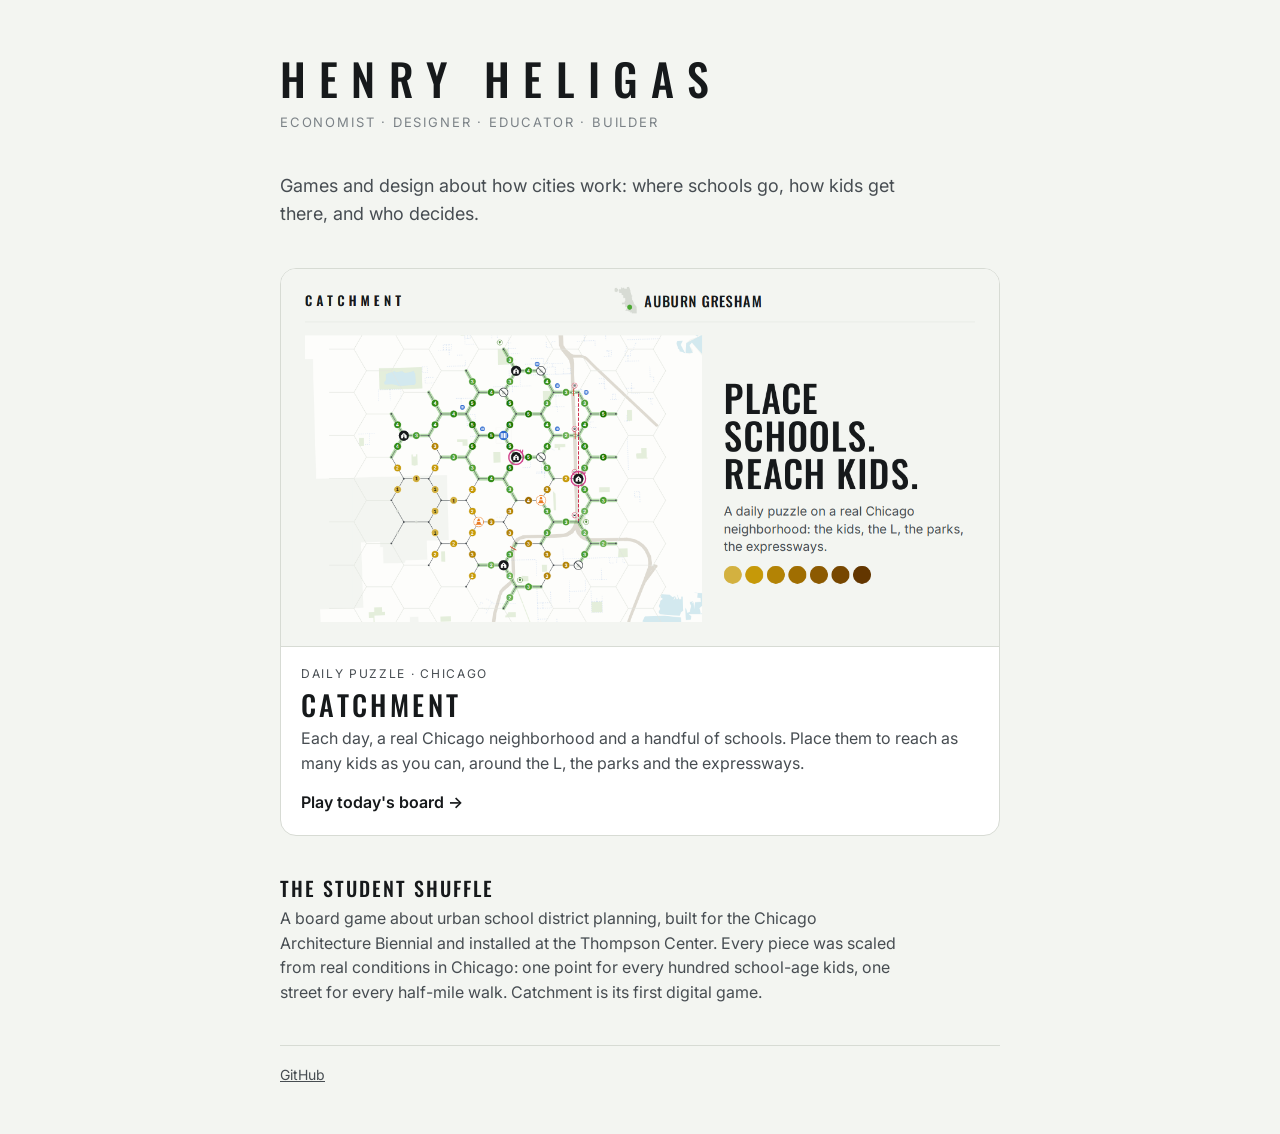
<file: index.html>
<!doctype html>
<html lang="en">
<head>
<meta charset="utf-8">
<meta name="viewport" content="width=device-width, initial-scale=1, viewport-fit=cover">
<title>Henry Heligas</title>
<meta name="description" content="Games and design about how cities work, by Henry Heligas.">
<link rel="icon" href="catchment/favicon.svg" type="image/svg+xml">
<meta property="og:title" content="Henry Heligas">
<meta property="og:description" content="Games and design about how cities work.">
<meta property="og:image" content="https://henryheligas.us/catchment/og.png">
<link rel="preconnect" href="https://fonts.googleapis.com">
<link rel="preconnect" href="https://fonts.gstatic.com" crossorigin>
<link rel="stylesheet" href="https://fonts.googleapis.com/css2?family=Inter:wght@400;500;600&family=Oswald:wght@500&display=swap">
<style>
/* Layout: a single quiet column; one featured project card. Same palette and
   type as Catchment, so the site and the game read as one body of work. */
:root {
  --paper: #f3f5f1; --panel: #ffffff; --ink: #16191b; --ink-2: #474d52; --muted: #7b8287; --rule: #d7dbd4; --accent: #4aa832;
  --font-display: "Oswald", "Arial Narrow", "Roboto Condensed", sans-serif;
  --font-ui: "Inter", system-ui, -apple-system, "Segoe UI", Roboto, sans-serif;
}
@media (prefers-color-scheme: dark) {
  :root { --paper: #111416; --panel: #181c1f; --ink: #eceeeb; --ink-2: #b4babe; --muted: #878e93; --rule: #2c3135; --accent: #5cc041; color-scheme: dark; }
}
* { box-sizing: border-box; }
body { margin: 0; background: var(--paper); color: var(--ink); font: 16px/1.55 var(--font-ui); -webkit-font-smoothing: antialiased; }
main {
  max-width: 760px; margin: 0 auto;
  padding-left: max(20px, env(safe-area-inset-left, 0px)); padding-right: max(20px, env(safe-area-inset-right, 0px));
  padding-block: 56px 48px; display: grid; gap: 40px;
}
h1 { margin: 0; font: 500 clamp(30px, 6vw, 44px)/1.05 var(--font-display); letter-spacing: .3em; text-transform: uppercase; }
.roles { margin: 10px 0 0; color: var(--muted); font-size: 13px; letter-spacing: .14em; text-transform: uppercase; }
.intro { margin: 0; max-width: 60ch; font-size: 18px; color: var(--ink-2); }
.card {
  display: grid; text-decoration: none; color: inherit; background: var(--panel);
  border: 1px solid var(--rule); border-radius: 16px; overflow: hidden;
  transition: transform .15s ease, box-shadow .15s ease;
}
.card:hover { transform: translateY(-2px); box-shadow: 0 12px 30px rgba(0,0,0,.08); }
.card:focus-visible { outline: 2px solid var(--accent); outline-offset: 3px; }
.card img { width: 100%; height: auto; display: block; border-bottom: 1px solid var(--rule); }
.card-body { padding: 18px 20px 20px; display: grid; gap: 6px; }
.eyebrow { margin: 0; font-size: 12px; letter-spacing: .14em; text-transform: uppercase; color: var(--muted); }
h2 { margin: 0; font: 500 28px/1.1 var(--font-display); letter-spacing: .12em; text-transform: uppercase; }
.card p { margin: 0; color: var(--ink-2); }
.play { margin-top: 8px; font-weight: 600; color: var(--ink); }
.play::after { content: " \2192"; }
section h3 { margin: 0 0 6px; font: 500 20px/1.2 var(--font-display); letter-spacing: .1em; text-transform: uppercase; }
section p { margin: 0; color: var(--ink-2); max-width: 62ch; }
footer { border-top: 1px solid var(--rule); padding-top: 18px; font-size: 14px; color: var(--muted); display: flex; gap: 18px; flex-wrap: wrap; }
footer a { color: var(--ink-2); }
@media (prefers-reduced-motion: reduce) { .card { transition: none; } .card:hover { transform: none; } }
</style>
</head>
<body>
<main>
  <header>
    <h1>Henry Heligas</h1>
    <p class="roles">Economist · Designer · Educator · Builder</p>
  </header>

  <p class="intro">Games and design about how cities work: where schools go, how kids get there, and who decides.</p>

  <a class="card" href="catchment/">
    <img src="catchment/og.png" width="1200" height="630" alt="A Catchment board: a hex grid of Chicago streets with schools placed and the kids they reach shown in green.">
    <div class="card-body">
      <p class="eyebrow">Daily puzzle · Chicago</p>
      <h2>Catchment</h2>
      <p>Each day, a real Chicago neighborhood and a handful of schools. Place them to reach as many kids as you can, around the L, the parks and the expressways.</p>
      <span class="play">Play today's board</span>
    </div>
  </a>

  <section>
    <h3>The Student Shuffle</h3>
    <p>A board game about urban school district planning, built for the Chicago Architecture Biennial and installed at the Thompson Center. Every piece was scaled from real conditions in Chicago: one point for every hundred school-age kids, one street for every half-mile walk. Catchment is its first digital game.</p>
  </section>

  <footer>
    <a href="https://github.com/henry-heligas">GitHub</a>
  </footer>
</main>
</body>
</html>
</file>
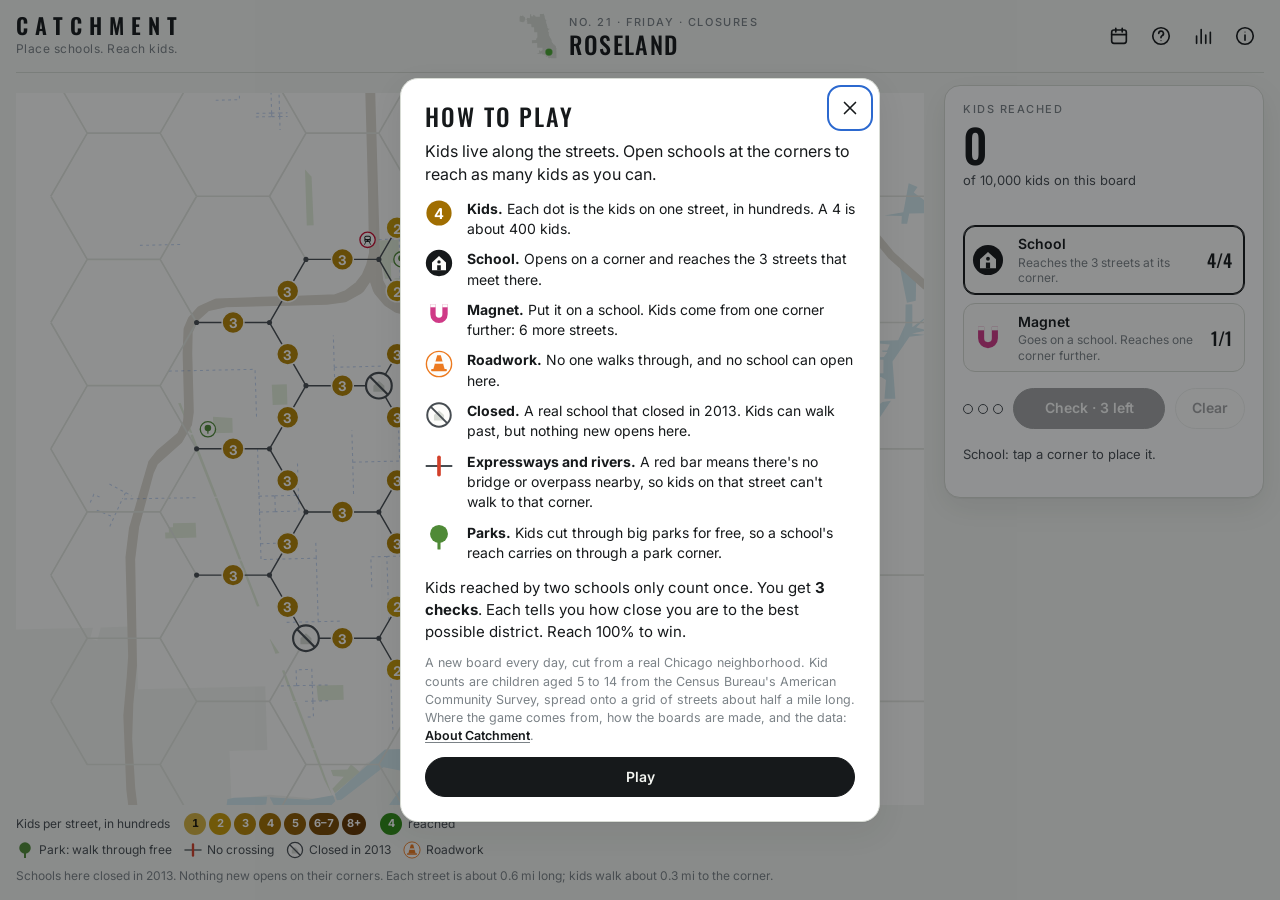
<file: catchment/index.html>
<!doctype html>
<html lang="en">
<head>
<meta charset="utf-8">
<meta name="viewport" content="width=device-width, initial-scale=1, viewport-fit=cover">
<title>Catchment</title>
<meta name="description" content="A daily puzzle from Chicago: place schools on a real neighborhood to reach as many kids as you can.">
<link rel="canonical" href="https://henryheligas.us/catchment/">
<link rel="icon" href="favicon.svg" type="image/svg+xml">
<link rel="apple-touch-icon" href="apple-touch-icon.png">
<meta name="theme-color" content="#f3f5f1" media="(prefers-color-scheme: light)">
<meta name="theme-color" content="#111416" media="(prefers-color-scheme: dark)">
<meta property="og:type" content="website">
<meta property="og:site_name" content="Henry Heligas">
<meta property="og:title" content="Catchment">
<meta property="og:description" content="A daily puzzle from Chicago: place schools on a real neighborhood to reach as many kids as you can.">
<meta property="og:url" content="https://henryheligas.us/catchment/">
<meta property="og:image" content="https://henryheligas.us/catchment/og.png">
<meta property="og:image:width" content="1200">
<meta property="og:image:height" content="630">
<meta name="twitter:card" content="summary_large_image">
<link rel="preconnect" href="https://fonts.googleapis.com">
<link rel="preconnect" href="https://fonts.gstatic.com" crossorigin>
<link rel="stylesheet" href="https://fonts.googleapis.com/css2?family=Inter:wght@400;500;600;700&family=Oswald:wght@500;600&display=swap">
<link rel="stylesheet" href="style.css?v=0a0ca07f63">
</head>
<body>
<div class="app">
  <header class="top">
    <div class="brand">
      <h1 class="wordmark">Catchment</h1>
      <p class="tagline">Place schools. Reach kids.</p>
    </div>
    <div class="today">
      <svg id="locator" class="locator" aria-hidden="true"></svg>
      <div class="today-text">
        <p class="eyebrow"><span id="meta"></span><button class="today-link" id="btn-today" hidden>Back to today</button></p>
        <h2 class="area" id="area"></h2>
      </div>
    </div>
    <nav class="top-buttons" aria-label="Game menu">
      <button class="icon-btn" id="btn-archive" aria-label="Archive of past boards" title="Archive">
        <svg viewBox="0 0 24 24" aria-hidden="true"><rect x="4" y="5.5" width="16" height="14.5" rx="2.5"/><path d="M4 10.5h16M8.5 3.5v4M15.5 3.5v4"/></svg>
      </button>
      <button class="icon-btn" id="btn-help" aria-label="How to play" title="How to play">
        <svg viewBox="0 0 24 24" aria-hidden="true"><circle cx="12" cy="12" r="9"/><path d="M9.5 9.3a2.6 2.6 0 1 1 3.6 2.4c-.7.3-1.1.9-1.1 1.6v.6"/><circle class="dot" cx="12" cy="17" r=".6"/></svg>
      </button>
      <button class="icon-btn" id="btn-stats" aria-label="Statistics" title="Your stats">
        <svg viewBox="0 0 24 24" aria-hidden="true"><path d="M5 20V12M10 20V5M15 20v-9M20 20V8"/></svg>
      </button>
      <button class="icon-btn" id="btn-about" aria-label="About Catchment" title="About">
        <svg viewBox="0 0 24 24" aria-hidden="true"><circle cx="12" cy="12" r="9"/><path d="M12 11v5.6"/><circle class="dot" cx="12" cy="7.7" r=".6"/></svg>
      </button>
    </nav>
  </header>

  <main class="stage">
    <section class="board-wrap" aria-label="Board">
      <div class="views" id="views" role="group" aria-label="Show on the board" hidden>
        <button class="view-btn" data-view="yours" aria-pressed="true">Your district</button>
        <button class="view-btn" data-view="best" aria-pressed="false">Best district</button>
        <button class="view-btn" data-view="real" aria-pressed="false">Real schools</button>
      </div>
      <svg id="board" class="board" aria-label="Map of the board. Corners are buttons."></svg>
      <p class="key" aria-label="Color key: darker tokens mean more kids on that street; green means your schools reach them.">
        <span>Kids per street, in hundreds</span>
        <span class="key-ramp" aria-hidden="true"><i class="b1">1</i><i class="b2">2</i><i class="b3">3</i><i class="b4">4</i><i class="b5">5</i><i class="b6">6–7</i><i class="b7">8+</i></span>
        <span class="key-on" aria-hidden="true"><i class="b4 on">4</i>reached</span>
        <span class="key-feats" id="key-feats"></span>
      </p>
      <p class="legend" id="legend"></p>
    </section>

    <aside class="dock" aria-label="Your district">
      <div class="score">
        <p class="label">Kids reached</p>
        <p class="big" id="score">0</p>
        <p class="sub" id="score-sub"></p>
        <p class="waste" id="waste"></p>
      </div>
      <div class="pieces" id="pieces" role="group" aria-label="Pieces"></div>
      <div class="checks">
        <div class="pips" id="pips" aria-hidden="true"></div>
        <button class="btn primary" id="btn-check">Check</button>
        <button class="btn ghost" id="btn-clear">Clear</button>
      </div>
      <p class="hint" id="hint"></p>
      <ol class="history" id="history" aria-label="Your checks"></ol>
      <button class="btn wide" id="btn-result" hidden>See your result</button>
    </aside>
  </main>
</div>

<div class="toast" id="toast" role="status" aria-live="polite"></div>

<dialog id="dlg-help" class="dlg">
  <form method="dialog" class="dlg-close"><button class="icon-btn" aria-label="Close"><svg viewBox="0 0 24 24" aria-hidden="true"><path d="M6 6l12 12M18 6L6 18"/></svg></button></form>
  <h2 class="dlg-title">How to play</h2>
  <p class="lede">Kids live along the streets. Open schools at the corners to reach as many kids as you can.</p>
  <ul class="rules">
    <li><svg class="ico" viewBox="-1 -1 2 2" aria-hidden="true"><use href="#i-kid" x="-1" y="-1" width="2" height="2"/></svg><span><b>Kids.</b> Each dot is the kids on one street, in hundreds. A 4 is about 400 kids.</span></li>
    <li><svg class="ico" viewBox="-1 -1 2 2" aria-hidden="true"><use href="#i-school" x="-1" y="-1" width="2" height="2"/></svg><span><b>School.</b> Opens on a corner and reaches the 3 streets that meet there.</span></li>
    <li data-feature="magnet"><svg class="ico" viewBox="-1 -1 2 2" aria-hidden="true"><use href="#i-magnet" x="-1" y="-1" width="2" height="2"/></svg><span><b>Magnet.</b> Put it on a school. Kids come from one corner further: 6 more streets.</span></li>
    <li data-feature="safe"><svg class="ico" viewBox="-1 -1 2 2" aria-hidden="true"><use href="#i-safe" x="-1" y="-1" width="2" height="2"/></svg><span><b>Safe Passage.</b> Kids walk through this corner for free, so a school's reach carries on through it. It also gets kids past roadwork.</span></li>
    <li data-feature="roadwork"><svg class="ico" viewBox="-1 -1 2 2" aria-hidden="true"><use href="#i-cone" x="-1" y="-1" width="2" height="2"/></svg><span><b>Roadwork.</b> No one walks through, and no school can open here.</span></li>
    <li data-feature="closed"><svg class="ico" viewBox="-1 -1 2 2" aria-hidden="true"><use href="#i-closed" x="-1" y="-1" width="2" height="2"/></svg><span><b>Closed.</b> A real school that closed in 2013. Kids can walk past, but nothing new opens here.</span></li>
    <li data-feature="barriers"><svg class="ico" viewBox="-1 -1 2 2" aria-hidden="true"><use href="#i-cut" x="-1" y="-1" width="2" height="2"/></svg><span><b>Expressways and rivers.</b> A red bar means there's no bridge or overpass nearby, so kids on that street can't walk to that corner.</span></li>
    <li data-feature="parks"><svg class="ico" viewBox="-1 -1 2 2" aria-hidden="true"><use href="#i-tree" x="-1" y="-1" width="2" height="2"/></svg><span><b>Parks.</b> Kids cut through big parks for free, so a school's reach carries on through a park corner.</span></li>
    <li data-feature="routes"><svg class="ico" viewBox="-1 -1 2 2" aria-hidden="true"><use href="#i-safe" x="-1" y="-1" width="2" height="2"/></svg><span><b>Safe Passage routes.</b> Real CPS routes with adults posted along them. Kids walk through these corners for free.</span></li>
    <li data-feature="rail"><svg class="ico" viewBox="-1 -1 2 2" aria-hidden="true"><use href="#i-train" x="-1" y="-1" width="2" height="2"/></svg><span><b>L stations.</b> Kids can ride the L one stop, then walk as usual. A school at a station also reaches the streets around the next stop each way.</span></li>
  </ul>
  <p>Kids reached by two schools only count once. You get <b>3 checks</b>. Each tells you how close you are to the best possible district. Reach 100% to win.</p>
  <p class="small">A new board every day, cut from a real Chicago neighborhood. Kid counts are children aged 5 to 14 from the Census Bureau's American Community Survey, spread onto a grid of streets about half a mile long. Where the game comes from, how the boards are made, and the data: <button type="button" class="link" data-open="dlg-about">About Catchment</button>.</p>
  <form method="dialog"><button class="btn primary wide">Play</button></form>
</dialog>

<dialog id="dlg-result" class="dlg">
  <form method="dialog" class="dlg-close"><button class="icon-btn" aria-label="Close"><svg viewBox="0 0 24 24" aria-hidden="true"><path d="M6 6l12 12M18 6L6 18"/></svg></button></form>
  <p class="eyebrow" id="res-eyebrow"></p>
  <h2 class="dlg-title" id="res-title"></h2>
  <p class="res-big"><span id="res-pct"></span><span class="res-of">of the best district</span></p>
  <p id="res-line"></p>
  <pre class="share" id="share-text"></pre>
  <div class="row">
    <button class="btn primary" id="btn-copy">Copy result</button>
    <button class="btn" id="btn-see-best">See the best district</button>
  </div>
  <section class="irl">
    <h3>In real life</h3>
    <p id="irl-text"></p>
    <details class="irl-more" id="irl-more"><summary>School names</summary><p class="small" id="irl-names"></p></details>
    <button class="btn ghost" id="btn-see-real">Show them on the board</button>
  </section>
  <p class="next"><span id="next"></span> <button type="button" class="link" id="btn-res-archive" data-open="dlg-archive">Play a past board</button></p>
</dialog>

<dialog id="dlg-stats" class="dlg">
  <form method="dialog" class="dlg-close"><button class="icon-btn" aria-label="Close"><svg viewBox="0 0 24 24" aria-hidden="true"><path d="M6 6l12 12M18 6L6 18"/></svg></button></form>
  <h2 class="dlg-title">Your stats</h2>
  <div class="stat-grid" id="stat-grid"></div>
  <h3>Checks needed to find the best district</h3>
  <div class="dist" id="dist"></div>
  <p class="small">Stats count each day's board, played on that day, in this browser.</p>
</dialog>

<dialog id="dlg-archive" class="dlg" aria-labelledby="arc-title">
  <form method="dialog" class="dlg-close"><button class="icon-btn" aria-label="Close"><svg viewBox="0 0 24 24" aria-hidden="true"><path d="M6 6l12 12M18 6L6 18"/></svg></button></form>
  <h2 class="dlg-title" id="arc-title">Archive</h2>
  <p class="arc-summary" id="arc-summary"></p>
  <div id="arc-months"></div>
  <p class="small arc-key"><span><i class="sq s100"></i>Best district</span><span><i class="sq s95"></i>95%+</span><span><i class="sq s85"></i>85%+</span><span><i class="sq"></i>Lower</span><span><i class="dot"></i>Started</span></p>
  <p class="small">Each square is one check. Past boards are for fun: they don't change your streak.</p>
</dialog>

<dialog id="dlg-about" class="dlg dlg-wide about" aria-labelledby="about-title">
  <form method="dialog" class="dlg-close"><button class="icon-btn" aria-label="Close"><svg viewBox="0 0 24 24" aria-hidden="true"><path d="M6 6l12 12M18 6L6 18"/></svg></button></form>
  <p class="eyebrow">About</p>
  <h2 class="dlg-title" id="about-title">Catchment</h2>
  <p class="lede">A game of wits, strategy, and foresight. Every day you get one real Chicago neighborhood, a handful of schools, and three checks to find the district that reaches the most kids. Step into the world of urban planning and education, and prove that you have what it takes to lead your district to victory!</p>

  <h3>The Student Shuffle</h3>
  <p>Catchment is the one-player edition of <i>The Student Shuffle</i>, a board game about Chicago's school districts, built for the 2023 Chicago Architecture Biennial and installed in the James R. Thompson Center. Up to six teams placed Schools, Magnets, Safe Passages, Hazards and School Closures on a hex map of the city tiled with numbered student tokens. Kids in reach of two schools had Options, and their points were split. Competitive games ended by Classical, Showdown or Blitz rules. The youngest player went first.</p>
  <p>The board was destroyed in the building's renovation. The map and the kids are rebuilt here, one neighborhood a day.</p>

  <h3>Gamifying the real</h3>
  <p>The city is an imaginary imposition of order upon the territory of the real. In the summer of 1830, JAMES THOMPSON did exactly that to the ground where this game's board would stand 193 years later. He drew the first survey map of Chicago: a grid of blocks and lots laid over Potawatomi homeland, so that it could be sold to settlers and speculators heading west. Three years later, the Treaty of Chicago signed away the last of that land, and its people were pushed west of the Mississippi. The United States had invented a game with rules stacked in its favor, and filed the violence as paperwork. Once the grid was built, it became hard to see that the land had ever existed otherwise.</p>
  <p>Native people are still here. Chicago has one of the largest urban Native communities in the country, much of it the result of a 1950s federal program that moved families off reservations and into cities. And for generations, the front line of assimilation was children: federal boarding schools took them from their families to teach them English and make them forget the rest.</p>
  <p class="copy">Now YOU sit at the surveyor's table! Lay down the lines! Open the schools! Close a few! Watch real Chicago kids, counted by the U.S. Census Bureau, march off to the corners you pick! Can you outfox the Dan Ryan? Can you find the best district in a single check? A brand-new neighborhood every day! Fun for the whole family! Ages 8 to adult. No batteries required.</p>

  <h3>School archipelago</h3>
  <p>On May 22, 2013, the Chicago Board of Education voted to close 50 schools at once, the largest mass school closing in American history. Forty-nine were elementary schools, most of them on the South and West Sides. Their students were shuffled to receiving schools, often farther away, and the city stretched Safe Passage, adults in bright vests posted on corners along the walk to school, to cover the new routes.</p>
  <p>Both are on the board. A crossed-out school marks a corner where one closed in 2013, and nothing new may open there. Safe Passage comes as a piece you place, and as the real routes from the 2023–24 school year.</p>

  <h3>Setup</h3>
  <p>Catchment, it should be said, also lays a grid over Chicago.</p>
  <figure class="diagram">
    <svg viewBox="-175 -132 350 264" role="img" aria-label="A school on a corner reaches the three streets that meet there. Kid tokens sit at the middle of each street.">
      <path class="dg-ghost" d="M100 0L150 86.6M100 0L150-86.6M-50 86.6L-150 86.6M-50 86.6L0 173.2M-50-86.6L-150-86.6M-50-86.6L0-173.2"/>
      <path class="dg-reach" d="M0 0L100 0M0 0L-50 86.6M0 0L-50-86.6"/>
      <path class="dg-street" d="M0 0L100 0M0 0L-50 86.6M0 0L-50-86.6"/>
      <circle class="dg-corner" cx="100" cy="0" r="3.5"/><circle class="dg-corner" cx="-50" cy="86.6" r="3.5"/><circle class="dg-corner" cx="-50" cy="-86.6" r="3.5"/>
      <path class="dg-dim" d="M0-22H100M0-28V-16M100-28V-16"/>
      <text class="dg-label" x="50" y="-33">0.58 mi</text>
      <g class="dg-kid out"><circle cx="125" cy="43.3" r="13"/><text x="125" y="43.8">2</text></g>
      <g class="dg-kid out"><circle cx="125" cy="-43.3" r="13"/><text x="125" y="-42.8">5</text></g>
      <g class="dg-kid out"><circle cx="-100" cy="86.6" r="13"/><text x="-100" y="87.1">3</text></g>
      <g class="dg-kid out"><circle cx="-100" cy="-86.6" r="13"/><text x="-100" y="-86.1">1</text></g>
      <g class="dg-kid"><circle cx="50" cy="0" r="13"/><text x="50" y="0.5">4</text></g>
      <g class="dg-kid"><circle cx="-25" cy="43.3" r="13"/><text x="-25" y="43.8">6</text></g>
      <g class="dg-kid"><circle cx="-25" cy="-43.3" r="13"/><text x="-25" y="-42.8">3</text></g>
      <use href="#i-school" x="-20" y="-20" width="40" height="40"/>
    </svg>
    <figcaption>One school, one corner, three streets: 4 + 6 + 3, or about 1,300 kids.</figcaption>
  </figure>
  <ol class="setup">
    <li><b>Tile the city</b> with hexagons, centers exactly one mile apart. Each side is a street, about 0.58 mi long. Each place three streets meet is a corner. Chicago comes to 1,093 streets and 765 corners.</li>
    <li><b>Place the kids.</b> Take the children aged 5 to 14 in every census tract (American Community Survey, 2017–2021). Estimate each hexagon's count from the tracts it overlaps, deal it out evenly to its six sides, and round each street to the nearest hundred: 301,800 kids. They live at the exact middle of their street, 0.29 mi from the corner at either end.</li>
    <li><b>Add the hazards,</b> real and imaginary. Real: a walk is cut wherever it crosses an expressway or river with no bridge or overpass within 700 ft. Imaginary: roadwork, scattered at random.</li>
    <li><b>Add the shortcuts.</b> Each CTA station moves to its nearest corner, and kids can ride one stop down the real line. Kids cut through parks of 10 acres or more, and through corners with at least 900 ft of real Safe Passage route nearby.</li>
    <li><b>Close the schools.</b> The 45 CPS elementary schools on the 2012–13 school list and gone from 2013–14 go on their nearest corner, if one is within about a quarter mile.</li>
    <li><b>Cut out a neighborhood</b> where kids live. Monday's board is the smallest. By Sunday it's bigger, with more pieces and every feature switched on.</li>
    <li><b>Solve it.</b> Every board is solved before it comes out, by a branch-and-bound search that rules out every placement that can't win, checked against brute force on small boards. 100% is the true maximum. Nobody beats it, the computer included.</li>
    <li><b>Finish,</b> then compare your district with the CPS elementary schools that are really there, from the 2023 school map made for <i>The Student Shuffle</i>.</li>
  </ol>

  <h3>Not included</h3>
  <p>Buses. Budgets. Teachers. Lunch. Building capacity. Attendance boundaries. Charter schools, selective enrollment, magnet lotteries and the rest of school choice. The Board of Education. Kids who don't live at the exact middle of a street. Streets that aren't hexagons.</p>

  <h3>Sources</h3>
  <ul class="sources">
    <li>Children aged 5 to 14: U.S. Census Bureau, <a href="https://data.census.gov/table/ACSST5Y2021.S0101" target="_blank" rel="noopener">American Community Survey 5-year estimates, 2017–2021, table S0101</a>, Cook County census tracts.</li>
    <li>Community areas: <a href="https://data.cityofchicago.org/d/igwz-8jzy" target="_blank" rel="noopener">City of Chicago</a>.</li>
    <li>'L' stations and track: CTA via the City of Chicago (<a href="https://data.cityofchicago.org/d/8pix-ypme" target="_blank" rel="noopener">stations</a>, <a href="https://data.cityofchicago.org/d/xbyr-jnvx" target="_blank" rel="noopener">lines</a>).</li>
    <li>Safe Passage routes, 2023–24: Chicago Public Schools via the <a href="https://data.cityofchicago.org/d/5wzj-gzmw" target="_blank" rel="noopener">City of Chicago</a>.</li>
    <li>School lists, 2012–13 and 2013–14: Chicago Public Schools via the City of Chicago (<a href="https://data.cityofchicago.org/d/98wb-ks45" target="_blank" rel="noopener">2012–13</a>, <a href="https://data.cityofchicago.org/d/dgq3-i7xm" target="_blank" rel="noopener">2013–14</a>).</li>
    <li>Elementary schools, parks and waterways: the 2023 map layers made for <i>The Student Shuffle</i>, from Chicago Public Schools, Chicago Park District and Cook County data.</li>
    <li>Expressways and bridges: © <a href="https://www.openstreetmap.org/copyright" target="_blank" rel="noopener">OpenStreetMap contributors</a>, under the Open Database License.</li>
  </ul>
  <p class="small byline">Catchment is by Henry Heligas · <a href="https://henryheligas.us/" target="_blank" rel="noopener">henryheligas.us</a></p>
</dialog>

<script>window.CATCHMENT_CONFIG = {"shareUrl":"https://henryheligas.us/catchment/","allowFuture":false};</script>
<script src="puzzles.js?v=dc79b37b1e"></script>
<script src="rules.js?v=e632c2b78e"></script>
<script src="game.js?v=1431a4f122"></script>
</body>
</html>
</file>
<file: catchment/style.css>
/* Layout: a one-screen puzzle. The map board is the hero; a quiet instrument
   panel sits beside it on wide screens and below it on phones. The look follows
   The Student Shuffle posters: spaced condensed capitals, thin black hex lines,
   yellow kid tokens, green school reach. */
:root {
  --paper: #f3f5f1;
  --land: #fdfdfb;
  --ink: #16191b;
  --ink-2: #474d52;
  --muted: #7b8287;
  --rule: #d7dbd4;
  --ghost: #e3e6e0;
  --water: #d3e9ef;
  --park: #e4eedb; --park-ink: #4f8a37; --road: #dedad1; --cut: #d2402a;
  --kid: #f2d33f;
  --kid-ink: #3a3000;
  /* Kid tokens: one-hue ramps by street size, same lightness steps in every ramp
     (validated: monotone, visible steps, light end clears the map). */
  /* kids not yet reached: 1, 2, 3, 4, 5, 6-7, 8+ hundred kids */
  --k1: #d3b140; --k2: #c69908; --k3: #b38305; --k4: #a06e01; --k5: #8c5a01; --k6: #774700; --k7: #633600;
  /* kids reached: 1, 2, 3, 4, 5, 6-7, 8+ hundred kids */
  --g1: #8ac377; --g2: #6bb155; --g3: #4d9f34; --g4: #318c17; --g5: #1d7702; --g6: #0f6200; --g7: #094e04;
  /* best district: 1, 2, 3, 4, 5, 6-7, 8+ hundred kids */
  --b1: #9ab1f8; --b2: #809bf0; --b3: #6986e3; --b4: #5571d1; --b5: #445eb8; --b6: #364d9a; --b7: #2a3d7a;
  /* number on each token: 1, 2, 3, 4, 5, 6-7, 8+ hundred kids */
  --t1: #1b1608; --t2: #ffffff; --t3: #ffffff; --t4: #ffffff; --t5: #ffffff; --t6: #ffffff; --t7: #ffffff;
  --reach: #4aa832;
  --reach-soft: rgba(74, 168, 50, 0.2);
  --reach-ink: #ffffff;
  --overlap: #e8761a;
  --magnet: #cf3a87;
  --safe: #2c69cf;
  --cone: #ec7a20;
  --best: #3a56d4;
  --best-soft: rgba(58, 86, 212, 0.18);
  --on-accent: #ffffff;
  --panel: #ffffff;
  --shadow: 0 1px 0 rgba(22, 25, 27, 0.04), 0 10px 30px rgba(22, 25, 27, 0.08);

  --font-display: "Oswald", "Arial Narrow", "Roboto Condensed", "Helvetica Neue", sans-serif;
  --font-ui: "Inter", system-ui, -apple-system, "Segoe UI", Roboto, sans-serif;
  --track: 0.32em;
}
@media (prefers-color-scheme: dark) {
  :root:not([data-theme="light"]) {
    --paper: #111416;
    --land: #181c1f;
    --ink: #eceeeb;
    --ink-2: #b4babe;
    --muted: #878e93;
    --rule: #2c3135;
    --ghost: #23282b;
    --water: #142e37;
    --park: #1b2a1d; --park-ink: #74b55a; --road: #2f3337; --cut: #ff6b52;
    --kid: #e8c83a;
    --kid-ink: #2a2200;
    /* kids not yet reached: 1, 2, 3, 4, 5, 6-7, 8+ hundred kids */
    --k1: #854a01; --k2: #9c5f02; --k3: #b37400; --k4: #c98b01; --k5: #dea20b; --k6: #f1bc1c; --k7: #fad86a;
    /* kids reached: 1, 2, 3, 4, 5, 6-7, 8+ hundred kids */
    --g1: #2d6b27; --g2: #35822a; --g3: #439a32; --g4: #58b043; --g5: #73c65c; --g6: #92da7c; --g7: #b3eea0;
    /* best district: 1, 2, 3, 4, 5, 6-7, 8+ hundred kids */
    --b1: #415796; --b2: #4f69b9; --b3: #5f7dd9; --b4: #7392f4; --b5: #8eaafe; --b6: #adc2fe; --b7: #cddafe;
    /* number on each token: 1, 2, 3, 4, 5, 6-7, 8+ hundred kids */
    --t1: #ffffff; --t2: #ffffff; --t3: #ffffff; --t4: #ffffff; --t5: #1b1608; --t6: #1b1608; --t7: #1b1608;
    --reach: #5cc041;
    --reach-soft: rgba(92, 192, 65, 0.22);
    --reach-ink: #0d1a08;
    --overlap: #f08b36;
    --magnet: #e2599f;
    --safe: #4a87ee;
    --cone: #f08b36;
    --best: #7f95ff;
    --best-soft: rgba(127, 149, 255, 0.2);
    --on-accent: #ffffff;
    --panel: #181c1f;
    --shadow: 0 1px 0 rgba(0, 0, 0, 0.3), 0 10px 30px rgba(0, 0, 0, 0.35);
    color-scheme: dark;
  }
}
:root[data-theme="dark"] {
  --paper: #111416;
  --land: #181c1f;
  --ink: #eceeeb;
  --ink-2: #b4babe;
  --muted: #878e93;
  --rule: #2c3135;
  --ghost: #23282b;
  --water: #142e37;
  --park: #1b2a1d; --park-ink: #74b55a; --road: #2f3337; --cut: #ff6b52;
  --kid: #e8c83a;
  --kid-ink: #2a2200;
  /* kids not yet reached: 1, 2, 3, 4, 5, 6-7, 8+ hundred kids */
  --k1: #854a01; --k2: #9c5f02; --k3: #b37400; --k4: #c98b01; --k5: #dea20b; --k6: #f1bc1c; --k7: #fad86a;
  /* kids reached: 1, 2, 3, 4, 5, 6-7, 8+ hundred kids */
  --g1: #2d6b27; --g2: #35822a; --g3: #439a32; --g4: #58b043; --g5: #73c65c; --g6: #92da7c; --g7: #b3eea0;
  /* best district: 1, 2, 3, 4, 5, 6-7, 8+ hundred kids */
  --b1: #415796; --b2: #4f69b9; --b3: #5f7dd9; --b4: #7392f4; --b5: #8eaafe; --b6: #adc2fe; --b7: #cddafe;
  /* number on each token: 1, 2, 3, 4, 5, 6-7, 8+ hundred kids */
  --t1: #ffffff; --t2: #ffffff; --t3: #ffffff; --t4: #ffffff; --t5: #1b1608; --t6: #1b1608; --t7: #1b1608;
  --reach: #5cc041;
  --reach-soft: rgba(92, 192, 65, 0.22);
  --reach-ink: #0d1a08;
  --overlap: #f08b36;
  --magnet: #e2599f;
  --safe: #4a87ee;
  --cone: #f08b36;
  --best: #7f95ff;
  --best-soft: rgba(127, 149, 255, 0.2);
  --on-accent: #ffffff;
  --panel: #181c1f;
  --shadow: 0 1px 0 rgba(0, 0, 0, 0.3), 0 10px 30px rgba(0, 0, 0, 0.35);
  color-scheme: dark;
}

* { box-sizing: border-box; }
[hidden] { display: none !important; }
html, body { height: 100%; }
body {
  margin: 0;
  background: var(--paper);
  color: var(--ink);
  font: 15px/1.45 var(--font-ui);
  -webkit-font-smoothing: antialiased;
}
button { font: inherit; color: inherit; }
:focus-visible { outline: 2px solid var(--safe); outline-offset: 2px; }

.app {
  min-height: 100%;
  display: grid;
  grid-template-rows: auto 1fr;
  padding-left: max(16px, env(safe-area-inset-left, 0px));
  padding-right: max(16px, env(safe-area-inset-right, 0px));
  padding-block: 12px 16px;
  max-width: 1280px;
  margin: 0 auto;
  gap: 12px;
}

/* ---------- header */
.top {
  display: grid;
  grid-template-columns: auto 1fr auto;
  align-items: center;
  gap: 12px 24px;
  border-bottom: 1px solid var(--rule);
  padding-bottom: 12px;
}
.wordmark {
  margin: 0;
  font: 600 22px/1 var(--font-display);
  letter-spacing: var(--track);
  text-transform: uppercase;
  margin-right: calc(-1 * var(--track));
}
.tagline {
  margin: 4px 0 0;
  font-size: 12px;
  color: var(--muted);
  letter-spacing: 0.04em;
}
.today { display: flex; align-items: center; gap: 12px; min-width: 0; justify-self: center; }
.locator { width: 38px; height: 48px; flex: none; }
.locator .city { fill: var(--rule); }
.locator .lake { fill: var(--water); }
.locator .here { fill: var(--reach); stroke: var(--paper); stroke-width: 400; }
.today-text { min-width: 0; }
.eyebrow {
  margin: 0;
  font: 500 11px/1.3 var(--font-ui);
  letter-spacing: 0.14em;
  text-transform: uppercase;
  color: var(--muted);
}
.area {
  margin: 2px 0 0;
  font: 500 24px/1.1 var(--font-display);
  letter-spacing: 0.06em;
  text-transform: uppercase;
  text-wrap: balance;
}
.top-buttons { display: flex; gap: 4px; }
.icon-btn {
  width: 38px; height: 38px;
  display: grid; place-items: center;
  border: 1px solid transparent;
  border-radius: 10px;
  background: transparent;
  cursor: pointer;
}
.icon-btn:hover { background: var(--ghost); }
.icon-btn:disabled { opacity: 0.3; cursor: default; background: transparent; }
.icon-btn svg { width: 22px; height: 22px; fill: none; stroke: var(--ink); stroke-width: 1.8; stroke-linecap: round; stroke-linejoin: round; }
.icon-btn svg .dot { fill: var(--ink); stroke: none; }

/* ---------- stage */
.stage {
  display: grid;
  grid-template-columns: minmax(0, 1fr) 320px;
  gap: 20px;
  min-height: 0;
}
.board-wrap {
  position: relative;
  display: grid;
  grid-template-rows: auto minmax(0, 1fr) auto auto;
  gap: 8px;
  min-height: 0;
  min-width: 0;
}
.board {
  width: 100%;
  height: 100%;
  min-height: 300px;
  display: block;
  touch-action: manipulation;
  user-select: none;
  -webkit-user-select: none;
}
.views { grid-row: 1; }
.board { grid-row: 2; }
.key { grid-row: 3; }
.legend { grid-row: 4; margin: 0; font-size: 12px; color: var(--muted); }
.key { display: flex; flex-wrap: wrap; align-items: center; gap: 6px 14px; margin: 0; font-size: 12px; color: var(--ink-2); }
.key-ramp, .key-on { display: inline-flex; align-items: center; gap: 3px; }
.key-on { gap: 6px; }
.key-feats { display: inline-flex; flex-wrap: wrap; gap: 4px 12px; }
.key-feats:empty { display: none; }
.feat { display: inline-flex; align-items: center; gap: 5px; white-space: nowrap; }
.feat svg { width: 18px; height: 18px; flex: none; }
.key i { font-style: normal; display: inline-grid; place-items: center; min-width: 22px; height: 22px; padding: 0 5px; border-radius: 11px; font: 700 11px/1 var(--font-ui); font-variant-numeric: tabular-nums; }
.key i.b1 { background: var(--k1); color: var(--t1); } .key i.on.b1 { background: var(--g1); }
.key i.b2 { background: var(--k2); color: var(--t2); } .key i.on.b2 { background: var(--g2); }
.key i.b3 { background: var(--k3); color: var(--t3); } .key i.on.b3 { background: var(--g3); }
.key i.b4 { background: var(--k4); color: var(--t4); } .key i.on.b4 { background: var(--g4); }
.key i.b5 { background: var(--k5); color: var(--t5); } .key i.on.b5 { background: var(--g5); }
.key i.b6 { background: var(--k6); color: var(--t6); } .key i.on.b6 { background: var(--g6); }
.key i.b7 { background: var(--k7); color: var(--t7); } .key i.on.b7 { background: var(--g7); }

.views {
  display: inline-flex;
  justify-self: start;
  border: 1px solid var(--rule);
  border-radius: 999px;
  padding: 3px;
  background: var(--panel);
  gap: 2px;
}
.view-btn {
  border: 0;
  background: transparent;
  border-radius: 999px;
  padding: 6px 12px;
  font-size: 13px;
  font-weight: 500;
  color: var(--ink-2);
  cursor: pointer;
}
.view-btn[aria-pressed="true"] { background: var(--ink); color: var(--paper); }

/* ---------- board drawing (sizes are in board feet; one street is ~3,048 ft) */
.board .bg { fill: var(--paper); }
.board .city { fill: var(--land); }
.board .lake, .board .water { fill: var(--water); }
.board .ghost { stroke: var(--ghost); stroke-width: 70; fill: none; }
.board .park { fill: var(--park); }
.board .road { stroke: var(--road); stroke-width: 300; fill: none; stroke-linecap: round; stroke-linejoin: round; }
.board .route-line { stroke: var(--safe); stroke-width: 45; fill: none; opacity: 0.28; stroke-dasharray: 120 140; }
.board .rail-case { stroke: var(--land); stroke-width: 200; fill: none; opacity: 0.85; }
.board .rail { stroke-width: 120; fill: none; stroke-dasharray: 420 170; }
.board .cut-gap { stroke: var(--land); stroke-width: 120; }
.board .cut { stroke: var(--cut); stroke-width: 110; stroke-linecap: round; }
.board .badge-bg { fill: var(--land); stroke: var(--park-ink); stroke-width: 55; }
.board .street { stroke: var(--ink-2); stroke-width: 60; fill: none; stroke-linecap: round; }
.board .reach { stroke: var(--reach); stroke-width: 420; stroke-linecap: round; opacity: 0.4; fill: none; }
.board .reach.best { stroke: var(--best); }
.board .preview { stroke: var(--reach); stroke-width: 170; stroke-dasharray: 1 300; stroke-linecap: round; fill: none; opacity: 0.9; }
.board .corner { fill: var(--ink-2); }
.board .kid circle { fill: var(--k4); stroke: var(--land); stroke-width: 60; }
.board .kid text {
  fill: var(--t4);
  font: 700 560px var(--font-ui);
  text-anchor: middle;
  dominant-baseline: central;
  font-variant-numeric: tabular-nums;
}
.board .kid.zero circle { fill: var(--rule); stroke: none; }
/* token color = street size (b1..b7); hue = not reached (amber), reached (green), best district (blue) */
.board .kid.b1 circle { fill: var(--k1); } .board .kid.b1 text { fill: var(--t1); } .board .kid.on.b1 circle { fill: var(--g1); } .board .kid.on.best.b1 circle { fill: var(--b1); }
.board .kid.b2 circle { fill: var(--k2); } .board .kid.b2 text { fill: var(--t2); } .board .kid.on.b2 circle { fill: var(--g2); } .board .kid.on.best.b2 circle { fill: var(--b2); }
.board .kid.b3 circle { fill: var(--k3); } .board .kid.b3 text { fill: var(--t3); } .board .kid.on.b3 circle { fill: var(--g3); } .board .kid.on.best.b3 circle { fill: var(--b3); }
.board .kid.b4 circle { fill: var(--k4); } .board .kid.b4 text { fill: var(--t4); } .board .kid.on.b4 circle { fill: var(--g4); } .board .kid.on.best.b4 circle { fill: var(--b4); }
.board .kid.b5 circle { fill: var(--k5); } .board .kid.b5 text { fill: var(--t5); } .board .kid.on.b5 circle { fill: var(--g5); } .board .kid.on.best.b5 circle { fill: var(--b5); }
.board .kid.b6 circle { fill: var(--k6); } .board .kid.b6 text { fill: var(--t6); } .board .kid.on.b6 circle { fill: var(--g6); } .board .kid.on.best.b6 circle { fill: var(--b6); }
.board .kid.b7 circle { fill: var(--k7); } .board .kid.b7 text { fill: var(--t7); } .board .kid.on.b7 circle { fill: var(--g7); } .board .kid.on.best.b7 circle { fill: var(--b7); }
.board .kid.twice circle { stroke: var(--overlap); stroke-width: 140; }

.board .hit { fill: transparent; cursor: pointer; }
.board.locked .hit { cursor: default; }
.board .hit.ok:hover, .board .hit.ok:focus-visible { fill: var(--reach-soft); }
.board .hit.no:hover { fill: var(--ghost); fill-opacity: 0.6; }
.board .hit:focus-visible { outline: none; stroke: var(--safe); stroke-width: 80; }
.board .gain rect { fill: var(--ink); }
.board .gain text { fill: var(--paper); font: 700 520px var(--font-ui); text-anchor: middle; dominant-baseline: central; }
.board .real rect { fill: var(--land); stroke: var(--ink); stroke-width: 90; }
.board .real text { fill: var(--ink); font: 600 400px var(--font-ui); paint-order: stroke; stroke: var(--land); stroke-width: 120; stroke-linejoin: round; }
.board .ring { fill: none; stroke: var(--magnet); stroke-width: 160; }
.board .ring.best { stroke: var(--best); }
.pop { animation: pop 0.22s ease-out; transform-box: fill-box; transform-origin: center; }
@keyframes pop { from { transform: scale(0.6); opacity: 0.4; } to { transform: scale(1); opacity: 1; } }

/* icon symbols (shared by the board, the piece buttons and the rules) */
.sym-disc { fill: var(--disc, var(--ink)); }
.sym-legs { stroke: var(--ink); stroke-width: 0.16; stroke-linecap: round; fill: none; }
.sym-tree { fill: var(--park-ink); }
.sym-street { stroke: var(--ink-2); stroke-width: 0.14; }
.sym-cutbar { stroke: var(--cut); stroke-width: 0.26; stroke-linecap: round; }
.sym-kid { fill: var(--k4); }
.sym-kid-ink { fill: var(--t4); }
.sym-light { fill: var(--land); }
.sym-ink { fill: var(--ink); }
.sym-magnet { fill: var(--magnet); }
.sym-safe { fill: var(--safe); }
.sym-stripe { fill: var(--on-accent); }
.sym-cone { fill: var(--cone); }
.sym-ring { fill: var(--land); stroke: var(--cone); stroke-width: 0.1; }
.sym-closed { fill: var(--land); stroke: var(--ink-2); stroke-width: 0.14; }
.sym-slash { stroke: var(--ink-2); stroke-width: 0.14; }
.sym-faint { fill: var(--rule); }
.sym-best { --disc: var(--best); }

/* ---------- dock */
.dock {
  display: flex;
  flex-direction: column;
  gap: 16px;
  background: var(--panel);
  border: 1px solid var(--rule);
  border-radius: 16px;
  padding: 18px;
  box-shadow: var(--shadow);
  align-self: start;
  min-width: 0;
}
.score .label {
  margin: 0;
  font: 500 11px/1 var(--font-ui);
  letter-spacing: 0.14em;
  text-transform: uppercase;
  color: var(--muted);
}
.score .big {
  margin: 6px 0 0;
  font: 500 46px/1 var(--font-display);
  letter-spacing: 0.02em;
  font-variant-numeric: tabular-nums;
}
.score .sub { margin: 4px 0 0; color: var(--ink-2); font-size: 13px; }
.score .waste { margin: 4px 0 0; color: var(--overlap); font-size: 13px; min-height: 1.2em; }
.bump { animation: bump 0.25s ease-out; }
@keyframes bump { 40% { transform: translateY(-2px); } }

.pieces { display: grid; gap: 8px; }
.piece {
  display: grid;
  grid-template-columns: 36px 1fr auto;
  align-items: center;
  gap: 10px;
  text-align: left;
  padding: 8px 12px 8px 8px;
  border: 1.5px solid var(--rule);
  border-radius: 12px;
  background: var(--land);
  cursor: pointer;
}
.piece:hover { border-color: var(--ink-2); }
.piece[aria-pressed="true"] { border-color: var(--ink); box-shadow: inset 0 0 0 1px var(--ink); }
.piece:disabled { opacity: 0.45; cursor: default; }
.piece svg { width: 32px; height: 32px; }
.piece .name { font-weight: 600; font-size: 14px; }
.piece .tip { display: block; font-size: 12px; color: var(--muted); font-weight: 400; line-height: 1.3; }
.piece .left {
  font: 500 18px/1 var(--font-display);
  font-variant-numeric: tabular-nums;
  min-width: 2ch;
  text-align: right;
}

.checks { display: grid; grid-template-columns: auto 1fr auto; align-items: center; gap: 10px; }
.pips { display: flex; gap: 5px; }
.pips i { width: 10px; height: 10px; border-radius: 50%; border: 1.5px solid var(--ink-2); }
.pips i.used { background: var(--ink-2); }
.btn {
  border: 1.5px solid var(--ink);
  background: var(--land);
  border-radius: 999px;
  padding: 9px 16px;
  font-weight: 600;
  font-size: 14px;
  cursor: pointer;
}
.btn.primary { background: var(--ink); color: var(--paper); }
.btn.ghost { border-color: var(--rule); }
.btn:disabled { opacity: 0.4; cursor: default; }
.btn.wide { width: 100%; }
.hint { margin: 0; font-size: 13px; color: var(--ink-2); min-height: 2.6em; }
.history { list-style: none; margin: 0; padding: 0; display: grid; gap: 6px; }
.history:empty { display: none; }
.history li {
  display: grid;
  grid-template-columns: 14px auto 1fr;
  gap: 8px;
  align-items: center;
  font-size: 13px;
  color: var(--ink-2);
  font-variant-numeric: tabular-nums;
}
.history li b { color: var(--ink); text-align: right; }
.sq { width: 12px; height: 12px; border-radius: 3px; background: var(--rule); }
.sq.s100 { background: var(--reach); }
.sq.s95 { background: var(--kid); }
.sq.s85 { background: var(--overlap); }

/* ---------- toast & dialogs */
.toast {
  position: fixed;
  left: 50%;
  bottom: calc(24px + env(safe-area-inset-bottom, 0px));
  transform: translate(-50%, 20px);
  background: var(--ink);
  color: var(--paper);
  padding: 10px 16px;
  border-radius: 999px;
  font-size: 14px;
  font-weight: 500;
  opacity: 0;
  pointer-events: none;
  transition: opacity 0.2s, transform 0.2s;
  max-width: calc(100vw - 32px);
  text-align: center;
  z-index: 20;
}
.toast.show { opacity: 1; transform: translate(-50%, 0); }

.dlg {
  width: min(480px, calc(100vw - 32px));
  max-height: calc(100vh - 48px);
  border: 1px solid var(--rule);
  border-radius: 18px;
  background: var(--panel);
  color: var(--ink);
  padding: 24px;
  box-shadow: var(--shadow);
}
.dlg::backdrop { background: rgba(10, 12, 14, 0.45); }
.dlg-close { position: absolute; top: 10px; right: 10px; margin: 0; }
.dlg-title {
  margin: 0 40px 10px 0;
  font: 500 24px/1.15 var(--font-display);
  letter-spacing: 0.08em;
  text-transform: uppercase;
  text-wrap: balance;
}
.dlg h3 { font-size: 13px; letter-spacing: 0.1em; text-transform: uppercase; color: var(--muted); margin: 18px 0 8px; font-weight: 600; }
.dlg p { margin: 0 0 12px; }
.lede { font-size: 16px; }
.small { font-size: 12.5px; color: var(--muted); }
.rules { list-style: none; padding: 0; margin: 0 0 14px; display: grid; gap: 10px; }
.rules li { display: grid; grid-template-columns: 30px 1fr; gap: 12px; align-items: start; font-size: 14px; }
.rules .ico { width: 28px; height: 28px; }
.row { display: flex; flex-wrap: wrap; gap: 8px; margin-bottom: 8px; }
.res-big { display: flex; align-items: baseline; gap: 10px; flex-wrap: wrap; }
.res-big #res-pct { font: 500 56px/1 var(--font-display); font-variant-numeric: tabular-nums; }
.res-of { color: var(--ink-2); }
.share {
  font: 14px/1.5 ui-monospace, SFMono-Regular, Menlo, Consolas, monospace;
  background: var(--paper);
  border: 1px solid var(--rule);
  border-radius: 10px;
  padding: 10px 12px;
  white-space: pre-wrap;
  margin: 0 0 12px;
  user-select: all;
}
.irl { border-top: 1px solid var(--rule); margin-top: 8px; }
.irl-more { margin: 0 0 12px; font-size: 13px; }
.irl-more summary { cursor: pointer; color: var(--ink-2); margin-bottom: 6px; }
.next { margin: 16px 0 0; font-size: 13px; color: var(--muted); }
.stat-grid { display: grid; grid-template-columns: repeat(4, 1fr); gap: 8px; text-align: center; }
.stat-grid b { display: block; font: 500 34px/1.1 var(--font-display); font-variant-numeric: tabular-nums; }
.stat-grid span { font-size: 11.5px; color: var(--muted); }
.dist { display: grid; gap: 6px; }
.dist .bar { display: grid; grid-template-columns: 24px 1fr; gap: 8px; align-items: center; font-size: 13px; font-variant-numeric: tabular-nums; }
.dist .fill { background: var(--ink-2); color: var(--paper); border-radius: 4px; padding: 2px 8px; text-align: right; min-width: 28px; font-weight: 600; }
.dist .fill.hi { background: var(--reach); color: var(--reach-ink); }

/* text buttons and links inside the panels */
.link {
  border: 0; background: none; padding: 0; font: inherit; font-weight: 600; color: var(--ink); cursor: pointer;
  text-decoration: underline; text-decoration-color: var(--muted); text-underline-offset: 2px;
}
.link:hover, .dlg a:hover { text-decoration-color: var(--ink); }
.dlg a { color: var(--ink); text-decoration-color: var(--muted); text-underline-offset: 2px; }
.today-link {
  margin-left: 8px; border: 1px solid var(--rule); background: var(--panel); border-radius: 999px;
  padding: 1px 8px; font: 600 10.5px/1.5 var(--font-ui); letter-spacing: 0.08em; text-transform: uppercase;
  color: var(--ink); cursor: pointer; vertical-align: 1px;
}
.today-link:hover { border-color: var(--ink-2); }

/* ---------- archive: one calendar per month */
.arc-summary { color: var(--ink-2); }
.arc-month h3 { margin-top: 16px; }
.arc-grid { display: grid; grid-template-columns: repeat(7, minmax(0, 1fr)); gap: 4px; }
.arc-dow { text-align: center; font-size: 11px; color: var(--muted); padding-bottom: 2px; }
.arc-day {
  aspect-ratio: 1; min-width: 0;
  display: grid; grid-template-rows: 1fr 9px; place-items: center; padding: 3px 2px 5px;
  border: 1px solid var(--rule); border-radius: 10px; background: var(--land);
  font: 600 14px/1 var(--font-ui); font-variant-numeric: tabular-nums; cursor: pointer;
}
.arc-day:hover { border-color: var(--ink-2); }
.arc-day.empty { border-color: transparent; background: transparent; color: var(--muted); font-weight: 400; opacity: 0.55; cursor: default; }
.arc-day.solved { background: var(--reach-soft); border-color: transparent; }
.arc-day.is-today { box-shadow: inset 0 0 0 1.5px var(--ink); }
.arc-day.preview { border-style: dashed; }
.arc-day[aria-current="true"] { background: var(--ink); color: var(--paper); border-color: var(--ink); }
.arc-day .marks { display: flex; gap: 2px; align-items: center; height: 7px; }
.arc-day .sq, .arc-key .sq { width: 7px; height: 7px; border-radius: 2px; }
.arc-day .dot, .arc-key .dot { width: 5px; height: 5px; border-radius: 50%; background: var(--muted); display: inline-block; }
.arc-key { display: flex; flex-wrap: wrap; gap: 4px 14px; margin-top: 14px; }
.arc-key span { display: inline-flex; align-items: center; gap: 5px; }
.arc-key .sq { display: inline-block; width: 10px; height: 10px; border-radius: 3px; }

/* ---------- about: a longer read */
.dlg-wide { width: min(640px, calc(100vw - 32px)); }
.about p, .about li { line-height: 1.6; }
.about h3 { margin-top: 26px; }
.about .lede { font-size: 17px; color: var(--ink-2); max-width: 52ch; }
.about h3 { letter-spacing: 0.3em; }
.about .setup, .about .sources { margin: 0 0 12px; padding-left: 22px; display: grid; gap: 8px; }
.about .setup li::marker { font: 500 15px var(--font-display); color: var(--muted); }
.about .sources { font-size: 13.5px; color: var(--ink-2); }
.about .byline { margin-top: 22px; padding-top: 14px; border-top: 1px solid var(--rule); }
.diagram { margin: 4px 0 16px; display: grid; gap: 6px; justify-items: center; }
.diagram svg { width: min(100%, 340px); height: auto; display: block; }
.diagram figcaption { font-size: 13px; color: var(--muted); max-width: 52ch; text-align: center; }
.dg-ghost { stroke: var(--rule); stroke-width: 2.5; fill: none; stroke-linecap: round; }
.dg-street { stroke: var(--ink-2); stroke-width: 2.5; fill: none; stroke-linecap: round; }
.dg-reach { stroke: var(--reach); stroke-width: 26; opacity: 0.4; fill: none; stroke-linecap: round; }
.dg-corner { fill: var(--ink-2); }
.dg-dim { stroke: var(--muted); stroke-width: 1.2; fill: none; }
.dg-label { fill: var(--ink-2); font: 500 11px var(--font-ui); text-anchor: middle; }
.dg-kid circle { fill: var(--g4); stroke: var(--panel); stroke-width: 3; }
.dg-kid.out circle { fill: var(--k4); }
.dg-kid text { fill: var(--t4); font: 700 13px var(--font-ui); text-anchor: middle; dominant-baseline: central; }

/* ---------- phone: board first, then a compact control strip that fits on one screen */
@media (max-width: 860px) {
  .app { gap: 8px; padding-block: 8px 12px; grid-template-rows: auto auto; align-content: start; }
  .top { grid-template-columns: 1fr auto; gap: 6px 12px; padding-bottom: 8px; }
  .wordmark { font-size: 18px; }
  .tagline { display: none; }
  .today { grid-column: 1 / -1; grid-row: 2; justify-self: start; gap: 10px; }
  .locator { width: 28px; height: 36px; }
  .area { font-size: 20px; }
  .icon-btn { width: 34px; height: 34px; }
  .stage { grid-template-columns: minmax(0, 1fr); gap: 10px; }
  .board-wrap { gap: 6px; }
  .board { min-height: 0; height: auto; aspect-ratio: 1 / 1; max-height: 52vh; }
  .legend { display: none; }
  .key { font-size: 11px; gap: 4px 10px; }
  .key i { min-width: 18px; height: 18px; font-size: 10px; padding: 0 4px; }
  .key-feats { gap: 2px 10px; }
  .feat svg { width: 14px; height: 14px; }
  .dock {
    display: grid;
    grid-template-columns: minmax(0, 1fr) auto;
    grid-template-areas: "score checks" "pieces pieces" "hint hint" "history history" "result result";
    padding: 12px;
    gap: 10px;
    border-radius: 14px;
  }
  .score { grid-area: score; }
  .score .big { font-size: 32px; margin-top: 2px; }
  .score .sub { font-size: 12px; margin-top: 2px; }
  .score .waste { font-size: 12px; min-height: 0; }
  .checks { grid-area: checks; grid-template-columns: auto; justify-items: end; align-self: start; gap: 6px; }
  .checks .btn { padding: 8px 14px; }
  .checks .ghost { padding: 4px 10px; font-size: 12.5px; border: 0; color: var(--muted); }
  .pieces { grid-area: pieces; grid-template-columns: repeat(auto-fit, minmax(0, 1fr)); gap: 6px; }
  .piece { grid-template-columns: 26px 1fr; grid-template-rows: auto auto; padding: 6px 8px; gap: 0 6px; border-radius: 10px; }
  .piece svg { width: 26px; height: 26px; grid-row: 1 / 3; }
  .piece .name { font-size: 12.5px; line-height: 1.2; }
  .piece .tip { display: none; }
  .piece .left { font-size: 13px; text-align: left; color: var(--muted); }
  .hint { grid-area: hint; min-height: 0; font-size: 12.5px; }
  .history { grid-area: history; }
  #btn-result { grid-area: result; }
}
@media (min-width: 861px) {
  .app { height: 100%; min-height: 560px; }
}
@media (prefers-reduced-motion: reduce) {
  .pop, .bump { animation: none; }
  .toast { transition: none; }
}
/* box-copy voice: the sales pitch after the history */
.about .copy { font: 500 17px/1.5 var(--font-display); letter-spacing: 0.03em; }
</file>
